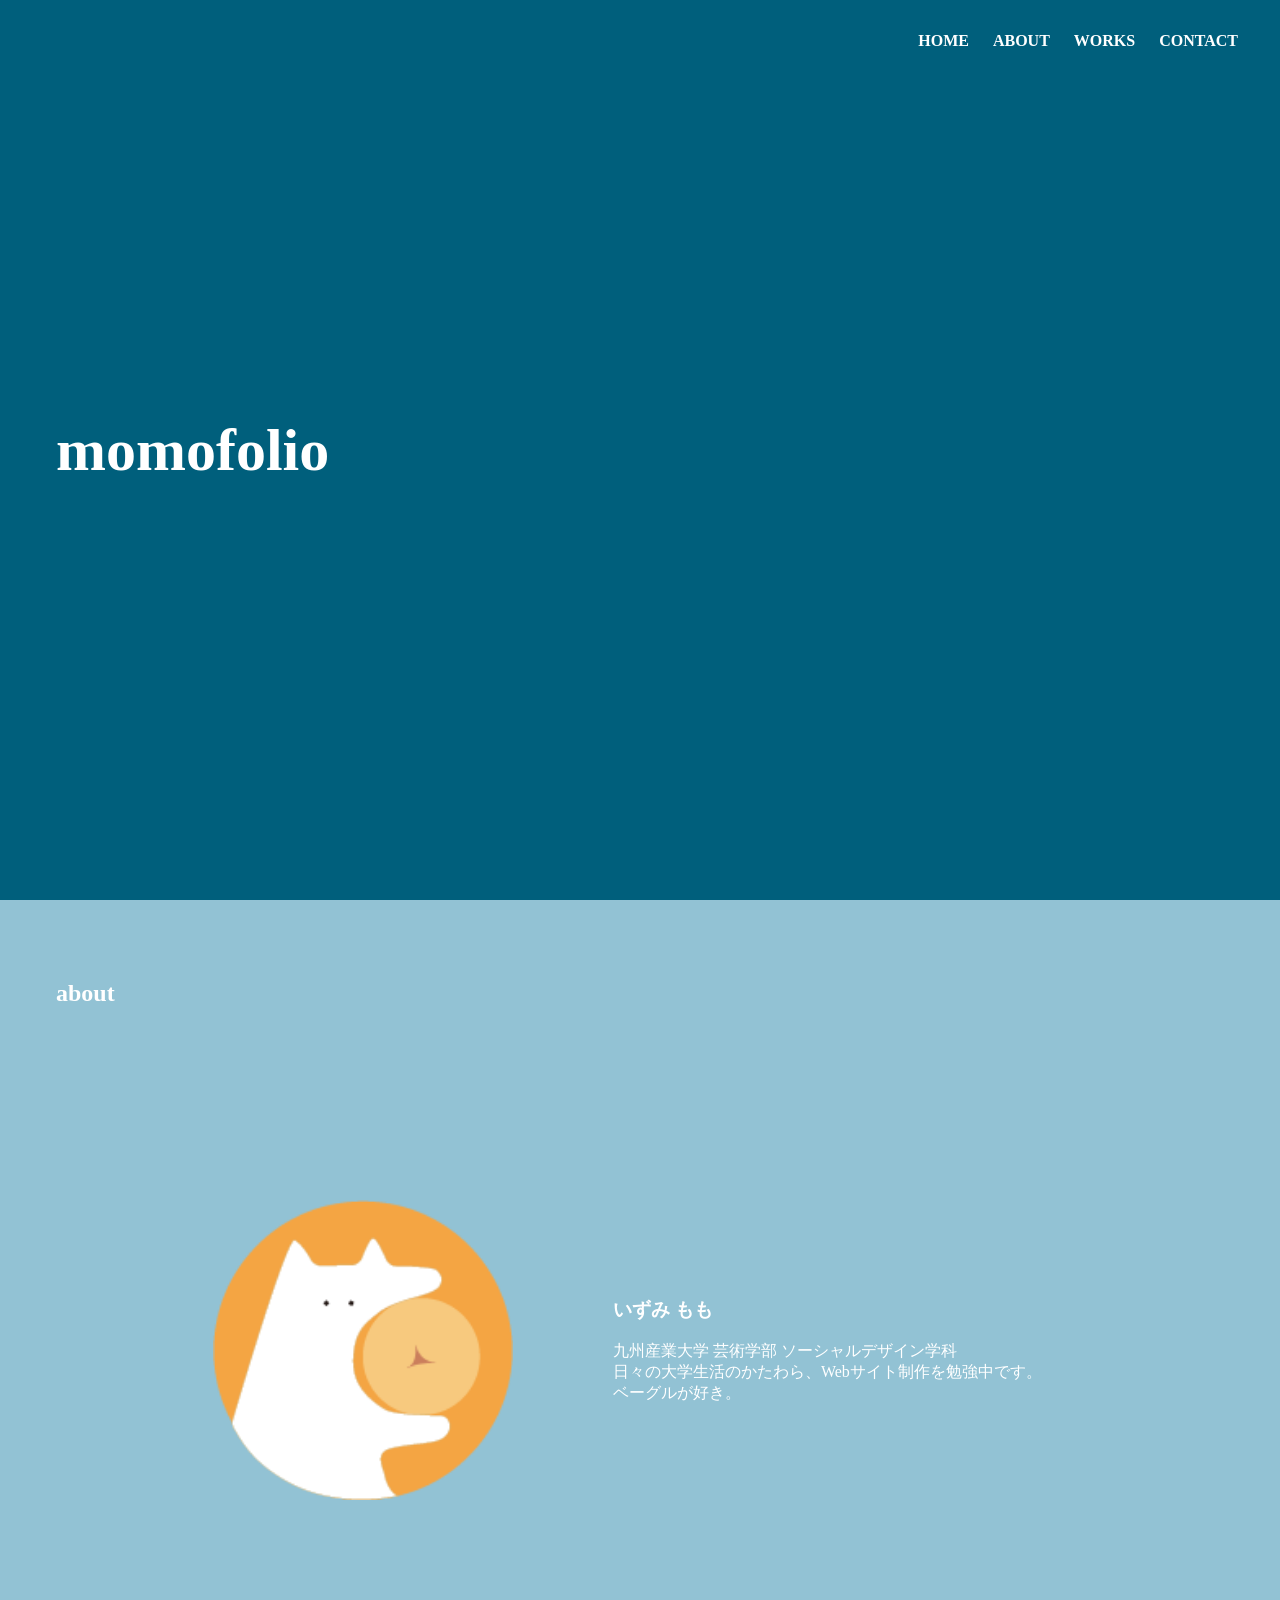
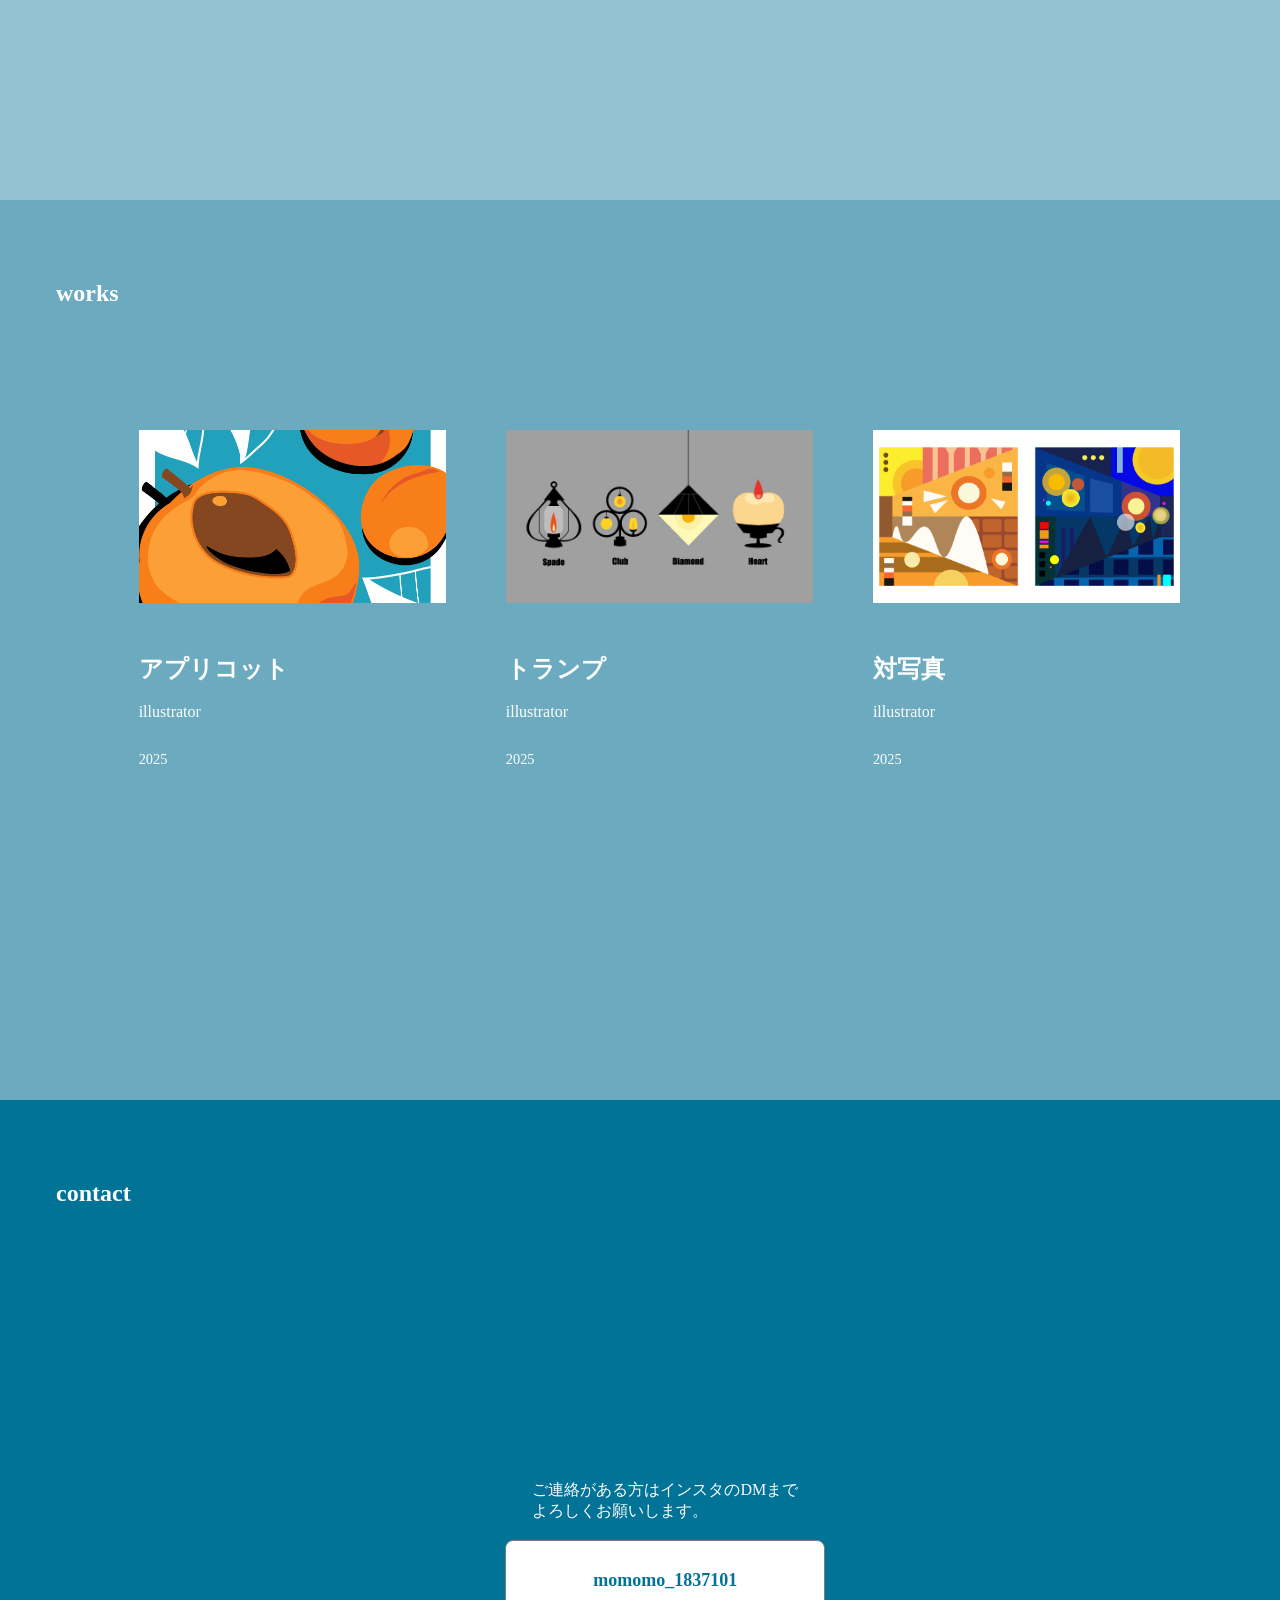
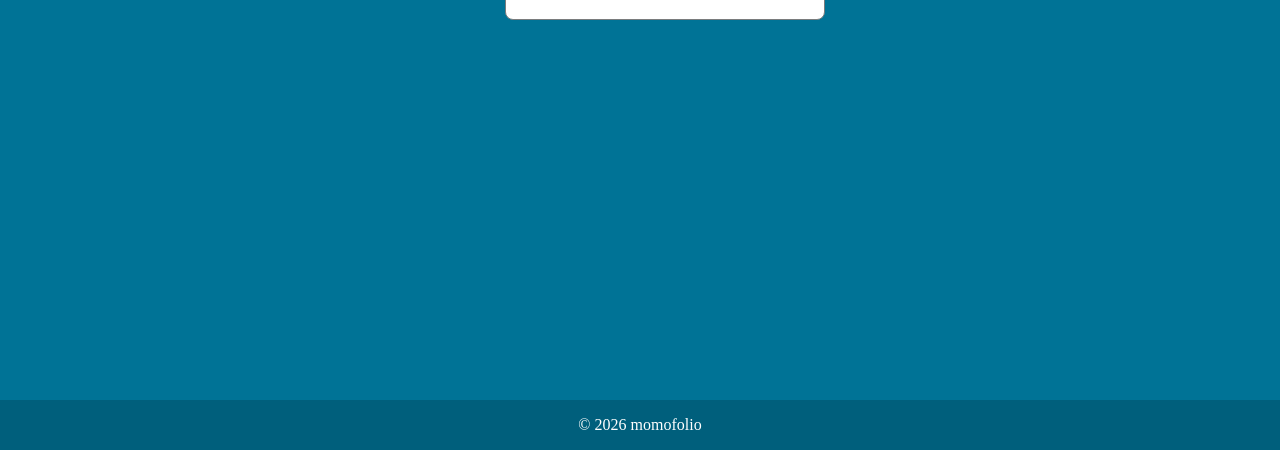
<file: index.html>
<!DOCTYPE html>
<html lang="ja">

<head>
  <meta charset="UTF-8">
  <meta name="viewport" content="width=device-width, initial-scale=1.0">
  <title>momofolio</title>
  <link rel="stylesheet" href="style.css">
</head>


<body>
    <div id="wrap">
    <header>

        <nav>
            <ul>
                <li><a href="#home">HOME</a></li>
                <li><a href="#about">ABOUT</a></li>
                <li><a href="#works">WORKS</a></li>
                <li><a href="#contact">CONTACT</a></li>
            </ul>
        </nav>
    </header>    
    

     <section class="section" id="home">
           <h1>momofolio</h1>
      </section>
   


    <main>
      
      
      
      <!-- about -->
      <section class="section" id="about">
       
          <div class="about h2"> 
          <h2>about</h2></div>
          
          
          <div class="profile">
              <img src="images/a.png" class="aicon" alt="画像">

                 <div class="info">
                    <h3>いずみ もも</h3><br>
                        <p>
                          九州産業大学 芸術学部 ソーシャルデザイン学科<br>
                          日々の大学生活のかたわら、Webサイト制作を勉強中です。<br>
                          ベーグルが好き。
                        </p>
                  </div>
           </div>
        
      </section>
      

      
      
      <!-- works -->
      <section class="section" id="works">

         <h2>works</h2>
   
    <div class="gallery">

    <article class="work-card">
        <a href="detail.html" class="work-image">
            <img src="images/anzu.png" alt="">
        </a>

        <div class="work-content">
            <h2 class="title">アプリコット</h2><br>
            <p class="description">illustrator<br>
           
            <p class="year">2025</p>
        </div>
    </article>

    <article class="work-card">
        <a href="detail02.html" class="work-image">
            <img src="images/trnp2.jpg" alt="">
        </a>

        <div class="work-content">
            <h2 class="title">トランプ</h2><br>
            <p class="description">illustrator<br> 
            </p>
            <p class="year">2025</p>
        </div>
    </article>

    <article class="work-card">
        <a href="detail03.html" class="work-image">
            <img src="images/tui.png" alt="">
        </a>

        <div class="work-content">
            <h2 class="title">対写真</h2><br>
            <p class="description">illustrator<br>
            </p>
            <p class="year">2025</p>
        </div>
    </article>
 </section>

      
      <!-- contact -->
       <section class="section" id="contact">
          <div class="about h2">
          <h2>contact</h2></div>

           <div class="contact-content">
          <p>ご連絡がある方はインスタのDMまで<br>
          よろしくお願いします。</p><br>

             <a href="https://www.instagram.com/momomo_1837101/?hl=ja" class="instagram-btn">
             <span>momomo_1837101</span></a>
             </div>

          
      </section>


      
    </main>

    <footer>
         <p>&copy; 2026 momofolio</p>
    </footer>
  </div><!-- #wrap-->
</body>
</html>
</file>
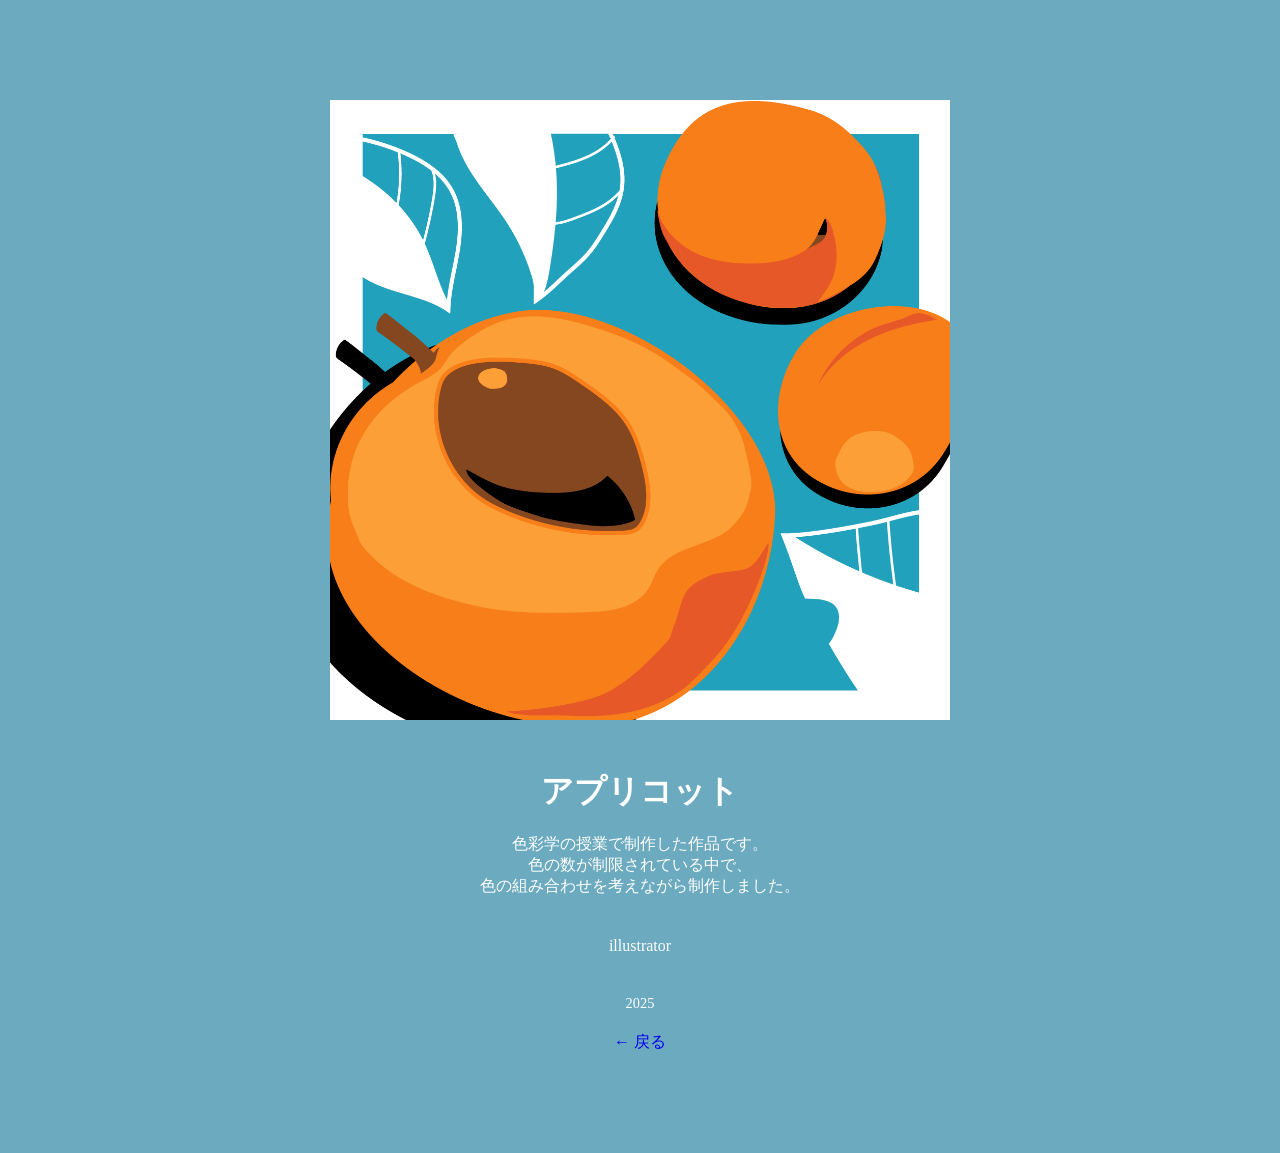
<file: detail.html>
<!DOCTYPE html>
<html lang="en">
<head>
    <meta charset="UTF-8">
    <meta name="viewport" content="width=device-width, initial-scale=1.0">
    <title>momofolio</title>
    <link rel="stylesheet" href="style.css">
</head>
<body>
     <div class="wrapper">
     <a class="ap">
    <img src="images/anzu.png" alt="アプリコット"></a>

    <h1>アプリコット</h1>

    <p>
      色彩学の授業で制作した作品です。<br>色の数が制限されている中で、<br>色の組み合わせを考えながら制作しました。
    </p>
    <p class="description">illustrator<br> </p>
    <p class="year">2025</p>
    <a href="index.html#works">← 戻る</a>

  </div>

</body>
</html>
</file>
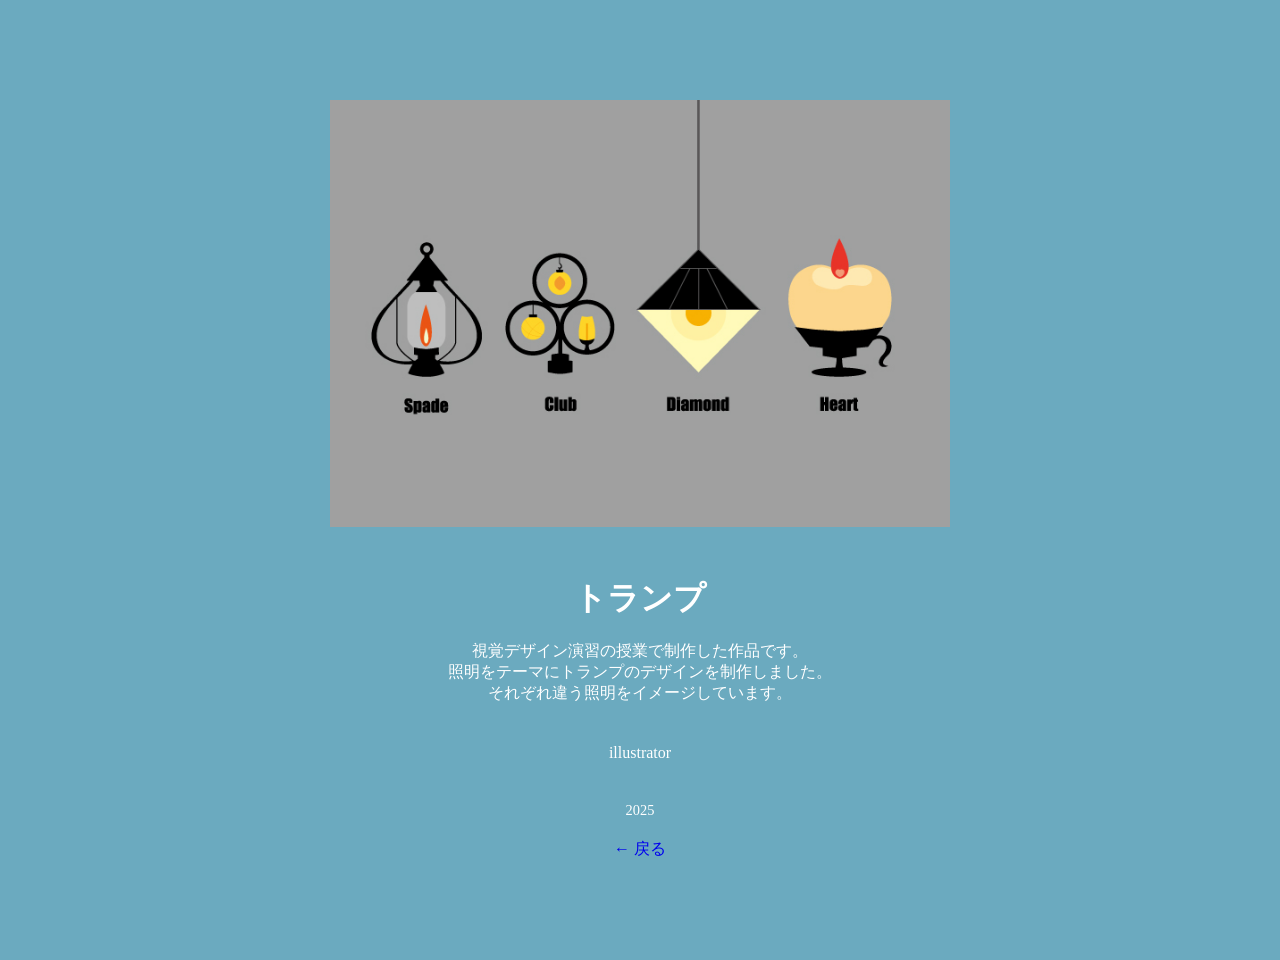
<file: detail02.html>
<!DOCTYPE html>
<html lang="en">
<head>
    <meta charset="UTF-8">
    <meta name="viewport" content="width=device-width, initial-scale=1.0">
    <title>momofolio</title>
    <link rel="stylesheet" href="style.css">
</head>
<body>
     <div class="wrapper">
     <a class="ap">
    <img src="images/trnp2.jpg" alt="トランプ"></a>

    <h1>トランプ</h1>

    <p>
      視覚デザイン演習の授業で制作した作品です。<br>照明をテーマにトランプのデザインを制作しました。<br>それぞれ違う照明をイメージしています。
        
    </p>
    <p class="description">illustrator<br>  </p>
    <p class="year">2025</p>
    <a href="index.html#works">← 戻る</a>

  </div>

</body>
</html>
</file>
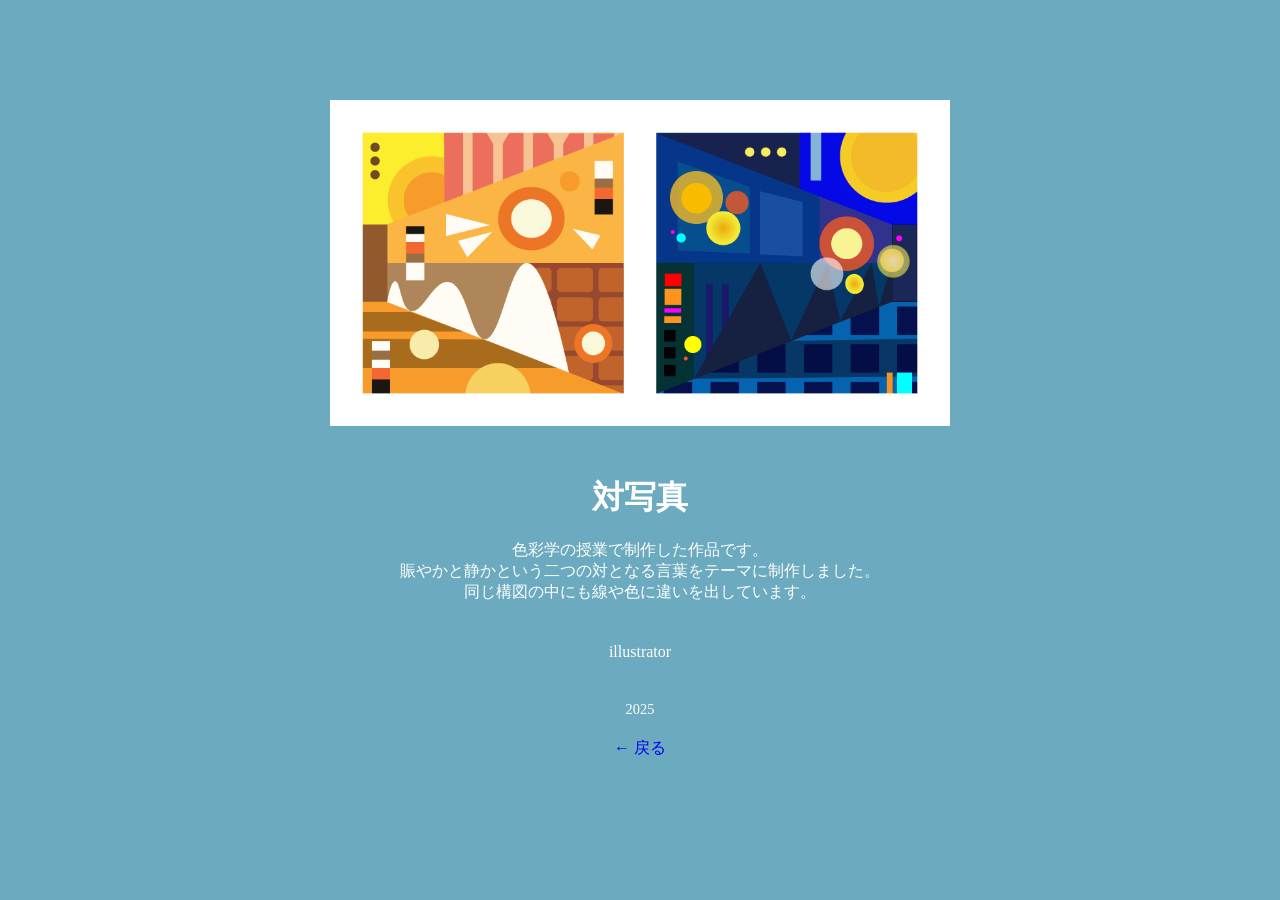
<file: detail03.html>
<!DOCTYPE html>
<html lang="en">
<head>
    <meta charset="UTF-8">
    <meta name="viewport" content="width=device-width, initial-scale=1.0">
    <title>momofolio</title>
    <link rel="stylesheet" href="style.css">
</head>
<body>
     <div class="wrapper">
     <a class="ap">
    <img src="images/tui.png" alt="対写真"></a>

    <h1>対写真</h1>

    <p>
        色彩学の授業で制作した作品です。<br>賑やかと静かという二つの対となる言葉をテーマに制作しました。<br>同じ構図の中にも線や色に違いを出しています。
    </p>
    <p class="description">illustrator<br> </p>
    <p class="year">2025</p>
    <a href="index.html#works">← 戻る</a>


</body>
</html>
</file>
<file: style.css>
@charset "UTF-8";
* {
  margin: 0;
  padding: 0;
  list-style: none;
  text-decoration: none;
  box-sizing: border-box;
}

  html {
    scroll-behavior: smooth;
}

* #wrap {
  display: flex;
  flex-direction: column;
  min-height: 100vh;
} *


/*ヘッダ-*/
#home {
  background-color: #005f7c;
  width: 100%;
  height: auto;
  vertical-align: bottom;
    padding-top: 80px; /* ヘッダーの高さ分のパディング */
    color: rgb(255, 255, 255);
    display: flex;
    /* justify-content: center; */
    padding-left: 3.5rem;
    align-items: center;
    font-size: 2.5rem;
    position: relative; 
    overflow: hidden;
}

header {
  position: sticky;
  top: 0;
  width: 100%;
  z-index: 1000;
}
nav {
  position: absolute;
  top: 2rem;
  right: 1rem;
  
}
nav ul {
  padding-bottom: 1rem;
  text-align: center;
  padding-right: 1rem
}
nav ul li {
  display: inline-block;
  margin: 0 10px;
}
nav ul li a {
  font-weight: bold;
  color: #ffffff;
}





/* メイン */
.section {
  padding: 80px ;
  min-height: 100vh;
   color: rgb(255, 255, 255);
    display: flex;
    /* justify-content: center; */
    padding-left: 3.5rem;
    position: relative; 
    overflow: hidden;
}
.profile {
  display: flex;
  align-items: center;
  justify-content: center;
  gap: 40px;
  max-width: 1000px;
  margin: 50px auto;
  padding: 0 20px;
}
@media screen and (max-width:768px){
#home {
    padding-left: 2rem;
    padding-top: 60px; /* ヘッダーの高さ分のパディング */
    font-size: 2rem;
  }
  .section{
    padding:60px 30px;
    padding-left:30px;
  }

  .profile{
    gap:30px;
    padding:0 15px;
  }

}
@media screen and (max-width:375px){
#home {
    padding-left: 1rem;
    padding-top: 50px; /* ヘッダーの高さ分のパディング */
    font-size: 1.5rem;
  }
  .section{
    padding:40px 20px;
    padding-left:20px;
    min-height:auto;
  }

  .profile{
    flex-direction:column;
    gap:20px;
    margin:30px auto;
    text-align:center;
  }

}


/* アバウト */
.aicon{

  width:300px; 
  height: 300px;
  
}
.info{
  margin:auto 60px;
}

#about {
  background-color: #92c2d4;
  width: 100%;
  height: auto;
  vertical-align: bottom;
  
}
.about h2{
  align-items: center;
  justify-content: center;
  display:flex;
    align-items:center;
    gap:40px;
    max-width:1000px;
    margin:0 auto;
}

@media screen and (max-width: 768px) {
  .profile {
    flex-direction: column;
    text-align: center;
  }
    .aicon{
        width: 90%;
        margin: 30px auto;
        display: flex;
        flex-direction: column;
        gap: 30px;
    }
  .aicon {
    margin: 0 auto;
    height: auto;
  }

  .info {
    margin: 0;
  }
}



/* ワークス */
#works {
  background-color: #6baabf;
  width: 100%;
  height: auto;
  vertical-align: bottom;
}
  /* ギャラリーレイアウト */
.gallery {
  display: grid;
  grid-template-columns: repeat(auto-fit, minmax(280px, 1fr)); 
  gap: 20px; 
  margin-top: 60px;


    max-width:1400px;
    margin:80px auto;
    padding:0 20px;

    display:grid;
    grid-template-columns:repeat(3,1fr);
    gap:60px;
}

.work-card{
    width:100%;
    padding-top:70px;
}

.work-image{
    display:block;
    overflow:hidden;
}

.work-image img{

    width:100%;
    aspect-ratio: 16/9;

    object-fit: cover;
    display: block;

    transition: transform 0.4s;

}

.work-image:hover img{
    transform:scale(1.05);
}


/* 各作品カード */
.work-content {
  padding: 50px 0 ;

}
.work-card {
  position: relative; 
  overflow: hidden; 
  display: block; 
  text-decoration: none; 
  color: inherit; 
  transition: transform 0.3s ease; 
}

.work-card:hover {
  transform: translateY(-5px); /* ホバーエフェクト */
}

.work-card img {
  width: 100%;
  height: auto;
  display: block; 
  transition: transform 0.3s ease; 
}

title {
  font-size: 1.5rem;
  margin-bottom: 10px;
}

.description {
  font-size: 1rem;
  margin-bottom: 5px;
}

.year {
  font-size: 0.9rem;
  margin-top: 30px;

}
/* スマホ */

@media (max-width:768px){

    .gallery{

        grid-template-columns:1fr;
        padding:0 20px;
        gap:50px;

    }

}






/* コンタクト */
#contact {
  background-color: #007396;
  width: 100%;
  height: auto;
}

.instagram-btn {
  display: flex;
  flex-direction: column;
  justify-content: center;
  align-items: center;

  gap: 8px;

  width: 320px;
  min-height: 80px;

  background: #fff;
  border: 1px solid #7a7c7d;
  border-radius: 8px;

  color: #007396;
  text-decoration: none;
  font-size: 18px;
  font-weight: 600;

  text-align: center;
}

.contact-content {
  display: flex;
  flex-direction: column;
  justify-content: center; /* 縦方向の中央寄せ */
  align-items: center;     /* 横方向の中央寄せ */
  margin:auto

}

@media screen and (max-width: 768px) {

  #contact {
    padding: 60px 20px;
  }

  .instagram-btn {
    width: 280px;
    font-size: 16px;
  }
  .contact-content {
  display: flex;
  flex-direction: column;
  justify-content: center; /* 縦方向の中央寄せ */
  align-items: center;     /* 横方向の中央寄せ */
}

}
@media screen and (max-width: 375px) {

  #contact {
    padding: 40px 15px;
  }

  .instagram-btn {
    width: 90%;
    max-width: 300px;
    min-height: 70px;
    font-size: 15px;
  }
   .contact-content {
  display: flex;
  flex-direction: column;
  justify-content: center; /* 縦方向の中央寄せ */
  align-items: center;     /* 横方向の中央寄せ */

}

}


footer {
  background: #005f7c;
    color: #FFF;
  text-align: center;
  padding: 1rem;
  width: 100%;
}



/* 作品ページ */
.wrapper {
    background: #6baabf;
    padding: 100px 20px;
    min-height: 100vh;
    display: flex;
    flex-direction: column;
    align-items: center;
    text-align: center;
    color: #fff;
}

.ap {
    width: 50%;
}

.ap img {
    width: 100%;
    height: auto;
    display: block;
    padding-bottom: 50px;
}
.wrapper p {
    font-size: 1rem;
    margin: 20px;
}

.description {
  font-size: 1rem;
  margin-bottom: 5px;
}

.wrapper .year {
  font-size: 0.9rem;
}

@media screen and (max-width: 768px) {

    .wrapper {
        padding: 80px 20px;
    }

    .ap {
        width: 70%;
        padding-bottom: 20px;
    }


}

@media screen and (max-width: 375px) {

    .wrapper {
        padding: 50px 15px;
    }

    .ap {
        width: 90%;
        padding-bottom: 20px;
    }

}
</file>
